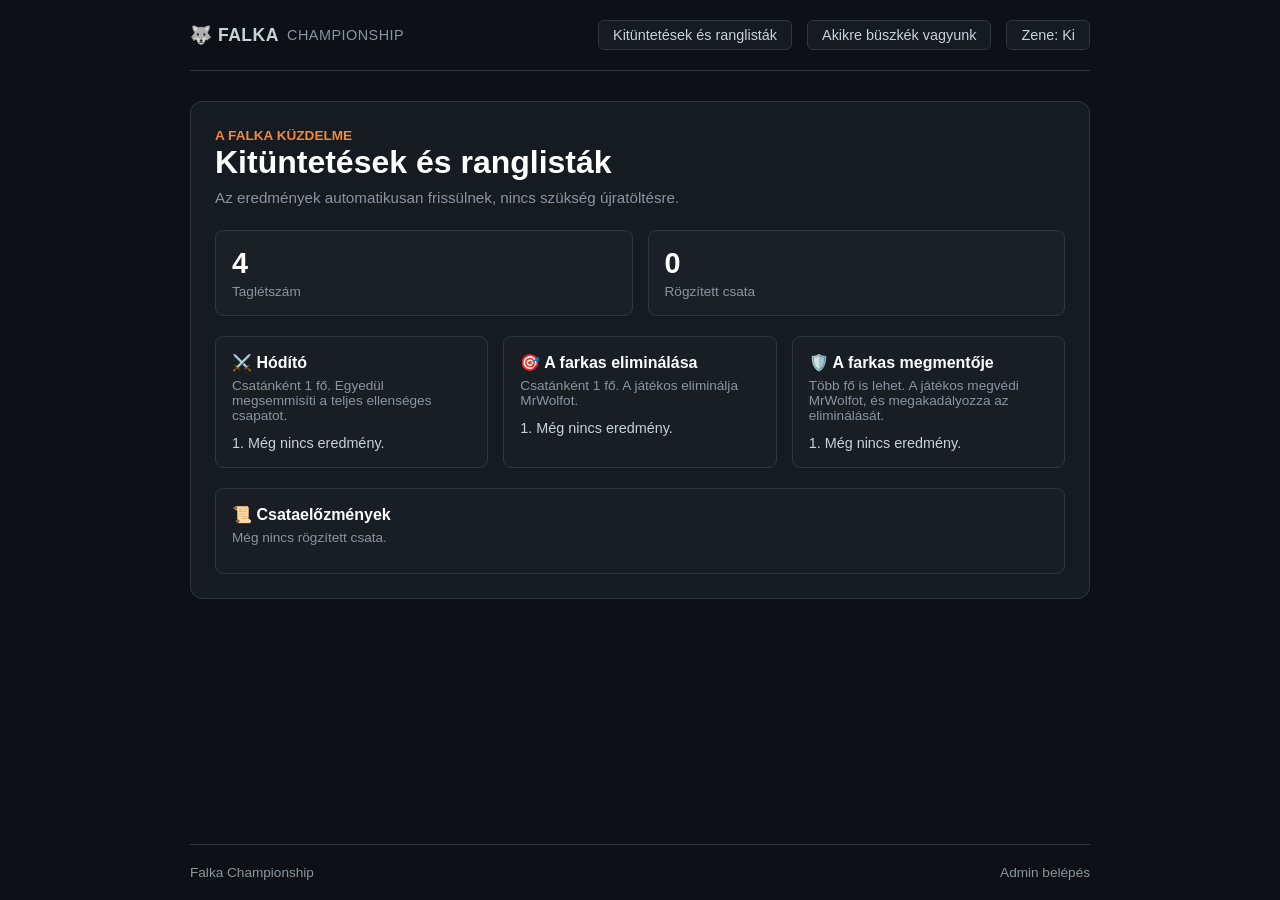
<file: index.html>
<!DOCTYPE html>
<html lang="hu">
<head>
    <meta charset="UTF-8">
    <meta name="viewport" content="width=device-width, initial-scale=1.0">
    <title>Falka Championship</title>
    <style>
        :root {
            --bg-color: #0d1117;
            --card-bg: #161b22;
            --border-color: #30363d;
            --text-main: #c9d1d9;
            --text-muted: #8b949e;
            --accent: #f0883e;
            --accent-hover: #ff9d42;
            --danger: #da3633;
        }

        * {
            box-sizing: border-box;
            margin: 0;
            padding: 0;
            font-family: -apple-system, BlinkMacSystemFont, "Segoe UI", Roboto, Helvetica, Arial, sans-serif;
        }

        body {
            background-color: var(--bg-color);
            color: var(--text-main);
            min-height: 100vh;
            display: flex;
            flex-direction: column;
            justify-content: space-between;
            padding: 20px;
        }

        header {
            display: flex;
            justify-content: space-between;
            align-items: center;
            padding-bottom: 20px;
            border-bottom: 1px solid var(--border-color);
            max-width: 900px;
            margin: 0 auto;
            width: 100%;
        }

        .logo {
            font-weight: bold;
            font-size: 1.1rem;
            display: flex;
            align-items: center;
            gap: 8px;
            letter-spacing: 0.5px;
        }

        .nav-links {
            display: flex;
            gap: 15px;
        }

        .nav-links button, .admin-link {
            background: var(--card-bg);
            border: 1px solid var(--border-color);
            color: var(--text-main);
            padding: 6px 14px;
            border-radius: 6px;
            cursor: pointer;
            font-size: 0.9rem;
            transition: 0.2s;
            text-decoration: none;
        }

        .nav-links button:hover, .admin-link:hover {
            border-color: var(--accent);
            color: var(--accent);
        }

        main {
            max-width: 900px;
            width: 100%;
            margin: 30px auto;
            flex: 1;
        }

        .card {
            background-color: var(--card-bg);
            border: 1px solid var(--border-color);
            border-radius: 12px;
            padding: 24px;
            margin-bottom: 20px;
        }

        h1 {
            font-size: 2rem;
            margin-bottom: 8px;
            color: #fff;
        }

        .subtitle {
            color: var(--text-muted);
            font-size: 0.95rem;
            margin-bottom: 24px;
        }

        .stats-row {
            display: grid;
            grid-template-columns: 1fr 1fr;
            gap: 15px;
            margin-bottom: 20px;
        }

        .stat-box {
            background: rgba(255,255,255,0.02);
            border: 1px solid var(--border-color);
            border-radius: 8px;
            padding: 16px;
        }

        .stat-num {
            font-size: 1.8rem;
            font-weight: bold;
            color: #fff;
            margin-bottom: 4px;
        }

        .stat-label {
            color: var(--text-muted);
            font-size: 0.85rem;
        }

        .grid-3 {
            display: grid;
            grid-template-columns: repeat(auto-fit, minmax(260px, 1fr));
            gap: 15px;
        }

        .achievement-card {
            background: rgba(255,255,255,0.01);
            border: 1px solid var(--border-color);
            border-radius: 8px;
            padding: 16px;
        }

        .achievement-title {
            font-weight: bold;
            color: #fff;
            margin-bottom: 6px;
            display: flex;
            align-items: center;
            gap: 8px;
        }

        .achievement-desc {
            color: var(--text-muted);
            font-size: 0.85rem;
            margin-bottom: 12px;
        }

        .achievement-winner {
            font-size: 0.9rem;
            color: var(--text-main);
        }

        form {
            display: flex;
            flex-direction: column;
            gap: 12px;
            margin-top: 15px;
        }

        input, select, textarea {
            background: var(--bg-color);
            border: 1px solid var(--border-color);
            color: var(--text-main);
            padding: 10px 14px;
            border-radius: 6px;
            font-size: 0.95rem;
            width: 100%;
        }

        input:focus, select:focus, textarea:focus {
            outline: none;
            border-color: var(--accent);
        }

        button.primary {
            background: var(--accent);
            color: #000;
            font-weight: bold;
            border: none;
            padding: 10px 16px;
            border-radius: 6px;
            cursor: pointer;
            transition: 0.2s;
        }

        button.primary:hover {
            background: var(--accent-hover);
        }

        button.danger {
            background: var(--danger);
            color: #fff;
            border: none;
            padding: 10px 16px;
            border-radius: 6px;
            cursor: pointer;
        }

        .members-grid {
            display: flex;
            flex-wrap: wrap;
            gap: 10px;
            margin-top: 15px;
        }

        .member-badge {
            background: var(--bg-color);
            border: 1px solid var(--border-color);
            padding: 8px 16px;
            border-radius: 6px;
            font-size: 0.9rem;
        }

        footer {
            max-width: 900px;
            margin: 0 auto;
            width: 100%;
            display: flex;
            justify-content: space-between;
            color: var(--text-muted);
            font-size: 0.85rem;
            padding-top: 20px;
            border-top: 1px solid var(--border-color);
        }

        .footer-admin {
            cursor: pointer;
            color: var(--text-muted);
            background: none;
            border: none;
            font-size: 0.85rem;
        }
        .footer-admin:hover {
            color: var(--accent);
        }

        .hidden { display: none !important; }
    </style>
</head>
<body>

    <header>
        <div class="logo">🐺 FALKA <span style="color:var(--text-muted); font-weight:normal; font-size:0.9rem;">CHAMPIONSHIP</span></div>
        <div class="nav-links">
            <button onclick="showView('main')">Kitüntetések és ranglisták</button>
            <button onclick="showView('members')">Akikre büszkék vagyunk</button>
            <button onclick="toggleMusic()" id="music-btn">Zene: Ki</button>
        </div>
    </header>

    <main>
        <!-- FŐOLDAL -->
        <div id="view-main" class="view">
            <div class="card">
                <span style="color: var(--accent); font-size: 0.85rem; text-transform: uppercase; font-weight: bold;">A falka küzdelme</span>
                <h1>Kitüntetések és ranglisták</h1>
                <p class="subtitle">Az eredmények automatikusan frissülnek, nincs szükség újratöltésre.</p>

                <div class="stats-row">
                    <div class="stat-box">
                        <div class="stat-num" id="stat-members-count">4</div>
                        <div class="stat-label">Taglétszám</div>
                    </div>
                    <div class="stat-box">
                        <div class="stat-num">0</div>
                        <div class="stat-label">Rögzített csata</div>
                    </div>
                </div>

                <div class="grid-3" style="margin-bottom: 20px;">
                    <div class="achievement-card">
                        <div class="achievement-title">⚔️ Hódító</div>
                        <div class="achievement-desc">Csatánként 1 fő. Egyedül megsemmisíti a teljes ellenséges csapatot.</div>
                        <div class="achievement-winner" id="winner-hodito">1. Még nincs eredmény.</div>
                    </div>
                    <div class="achievement-card">
                        <div class="achievement-title">🎯 A farkas eliminálása</div>
                        <div class="achievement-desc">Csatánként 1 fő. A játékos eliminálja MrWolfot.</div>
                        <div class="achievement-winner" id="winner-eliminacio">1. Még nincs eredmény.</div>
                    </div>
                    <div class="achievement-card">
                        <div class="achievement-title">🛡️ A farkas megmentője</div>
                        <div class="achievement-desc">Több fő is lehet. A játékos megvédi MrWolfot, és megakadályozza az eliminálását.</div>
                        <div class="achievement-winner" id="winner-megmento">1. Még nincs eredmény.</div>
                    </div>
                </div>

                <div class="achievement-card">
                    <div class="achievement-title">📜 Csataelőzmények</div>
                    <div class="achievement-desc" id="battle-history-text">Még nincs rögzített csata.</div>
                </div>
            </div>
        </div>

        <!-- TAGOK OLDALA -->
        <div id="view-members" class="view hidden">
            <div class="card">
                <span style="color: var(--accent); font-size: 0.85rem; text-transform: uppercase; font-weight: bold;">A falka tagjai</span>
                <h1>Akikre büszkék vagyunk</h1>
                <p class="subtitle">ABC sorrendben – válassz egy nevet.</p>
                <button onclick="showView('main')" style="background:none; border:none; color:var(--accent); cursor:pointer; margin-bottom:15px;">← Vissza a versenyálláshoz</button>
                <div class="members-grid" id="members-list-container">
                    <!-- Dinamikusan betöltve -->
                </div>
            </div>
        </div>

        <!-- ADMIN PANEL -->
        <div id="view-admin" class="view hidden">
            <div class="card">
                <span style="color: var(--accent); font-size: 0.85rem; text-transform: uppercase; font-weight: bold;">Falka Admin Panel</span>
                <h1 style="margin-bottom: 20px;">Vezérlőpult</h1>
                <button onclick="showView('main')" style="background:none; border:none; color:var(--accent); cursor:pointer; margin-bottom:15px;">← Vissza a weboldalra</button>

                <!-- Játékos hozzáadása -->
                <div class="stat-box" style="margin-bottom: 20px;">
                    <h3 style="color:#fff; margin-bottom:10px;">Játékos hozzáadása</h3>
                    <form onsubmit="addPlayer(event)">
                        <input type="text" id="new-player-name" placeholder="Játékosnév" required>
                        <button type="submit" class="primary">Hozzáadás</button>
                    </form>
                </div>

                <!-- Kitüntetés rögzítése -->
                <div class="stat-box">
                    <h3 style="color:#fff; margin-bottom:10px;">Kitüntetés rögzítése</h3>
                    <form onsubmit="saveAward(event)">
                        <input type="text" id="award-battle-id" placeholder="Csata azonosítója (pl. Csata #12)" required>
                        <input type="date" id="award-date" required>
                        <select id="award-type">
                            <option value="hodito">Hódító</option>
                            <option value="eliminacio">A farkas eliminálása</option>
                            <option value="megmento">A farkas megmentője</option>
                        </select>
                        <select id="award-player">
                            <!-- Dinamikus játékoslista -->
                        </select>
                        <input type="text" id="award-note" placeholder="Megjegyzés (opcionális)">
                        <button type="submit" class="primary">Kitüntetés mentése</button>
                    </form>
                </div>

                <div style="margin-top:20px;">
                    <button onclick="logoutAdmin()" class="danger">Kijelentkezés</button>
                </div>
            </div>
        </div>
    </main>

    <footer>
        <div>Falka Championship</div>
        <button class="footer-admin" onclick="openAdmin()">Admin belépés</button>
    </footer>

    <script>
        // Alapadatok betöltése localStorage-ból vagy alapértelmezettek
        let state = JSON.parse(localStorage.getItem('falka_state')) || {
            players: ["Admin", "PanzerBear", "Picasso", "Wolfl"],
            awards: {
                hodito: null,
                eliminacio: null,
                megmento: null
            },
            history: []
        };

        function saveState() {
            localStorage.setItem('falka_state', JSON.stringify(state));
            updateUI();
        }

        function showView(viewName) {
            document.querySelectorAll('.view').forEach(el => el.classList.add('hidden'));
            document.getElementById('view-' + viewName).classList.remove('hidden');
            updateUI();
        }

        function openAdmin() {
            let pwdpy = prompt("Add meg az admin jelszót (vagy kattints az OK-ra):");
            showView('admin');
        }

        function logoutAdmin() {
            showView('main');
        }

        let musicPlaying = false;
        function toggleMusic() {
            musicPlaying = !musicPlaying;
            document.getElementById('music-btn').innerText = musicPlaying ? "Zene: Be" : "Zene: Ki";
        }

        function addPlayer(e) {
            e.preventDefault();
            let name = document.getElementById('new-player-name').value.trim();
            if(name && !state.players.includes(name)) {
                state.players.push(name);
                document.getElementById('new-player-name').value = '';
                saveState();
                alert("Játékos sikeresen hozzáadva!");
            }
        }

        function saveAward(e) {
            e.preventDefault();
            let battleId = document.getElementById('award-battle-id').value;
            let date = document.getElementById('award-date').value;
            let type = document.getElementById('award-type').value;
            let player = document.getElementById('award-player').value;
            
            state.awards[type] = `${player} (${date} - ${battleId})`;
            state.history.push(`${date} - ${battleId}: ${type} kitüntetést kapott: ${player}`);
            saveState();
            alert("Kitüntetés rögzítve!");
            showView('main');
        }

        function updateUI() {
            // Tagok száma
            document.getElementById('stat-members-count').innerText = state.players.length;

            // Tagok grid
            let membersContainer = document.getElementById('members-list-container');
            membersContainer.innerHTML = '';
            state.players.slice().sort().forEach(p => {
                let badge = document.createElement('div');
                badge.className = 'member-badge';
                badge.innerText = p;
                membersContainer.appendChild(badge);
            });

            // Admin select játékosok feltöltése
            let selectPlayer = document.getElementById('award-player');
            if(selectPlayer) {
                selectPlayer.innerHTML = '';
                state.players.forEach(p => {
                    let opt = document.createElement('option');
                    opt.value = p;
                    opt.innerText = p;
                    selectPlayer.appendChild(opt);
                });
            }

            // Kitüntetések megjelenítése
            document.getElementById('winner-hodito').innerText = state.awards.hodito ? "1. " + state.awards.hodito : "1. Még nincs eredmény.";
            document.getElementById('winner-eliminacio').innerText = state.awards.eliminacio ? "1. " + state.awards.eliminacio : "1. Még nincs eredmény.";
            document.getElementById('winner-megmento').innerText = state.awards.megmento ? "1. " + state.awards.megmento : "1. Még nincs eredmény.";

            // Történet
            let historyEl = document.getElementById('battle-history-text');
            if(state.history.length > 0) {
                historyEl.innerHTML = state.history.map(h => `<div>• ${h}</div>`).join('');
            } else {
                historyEl.innerText = "Még nincs rögzített csata.";
            }
        }

        // Első betöltés
        updateUI();
    </script>
</body>
</html>
</file>
